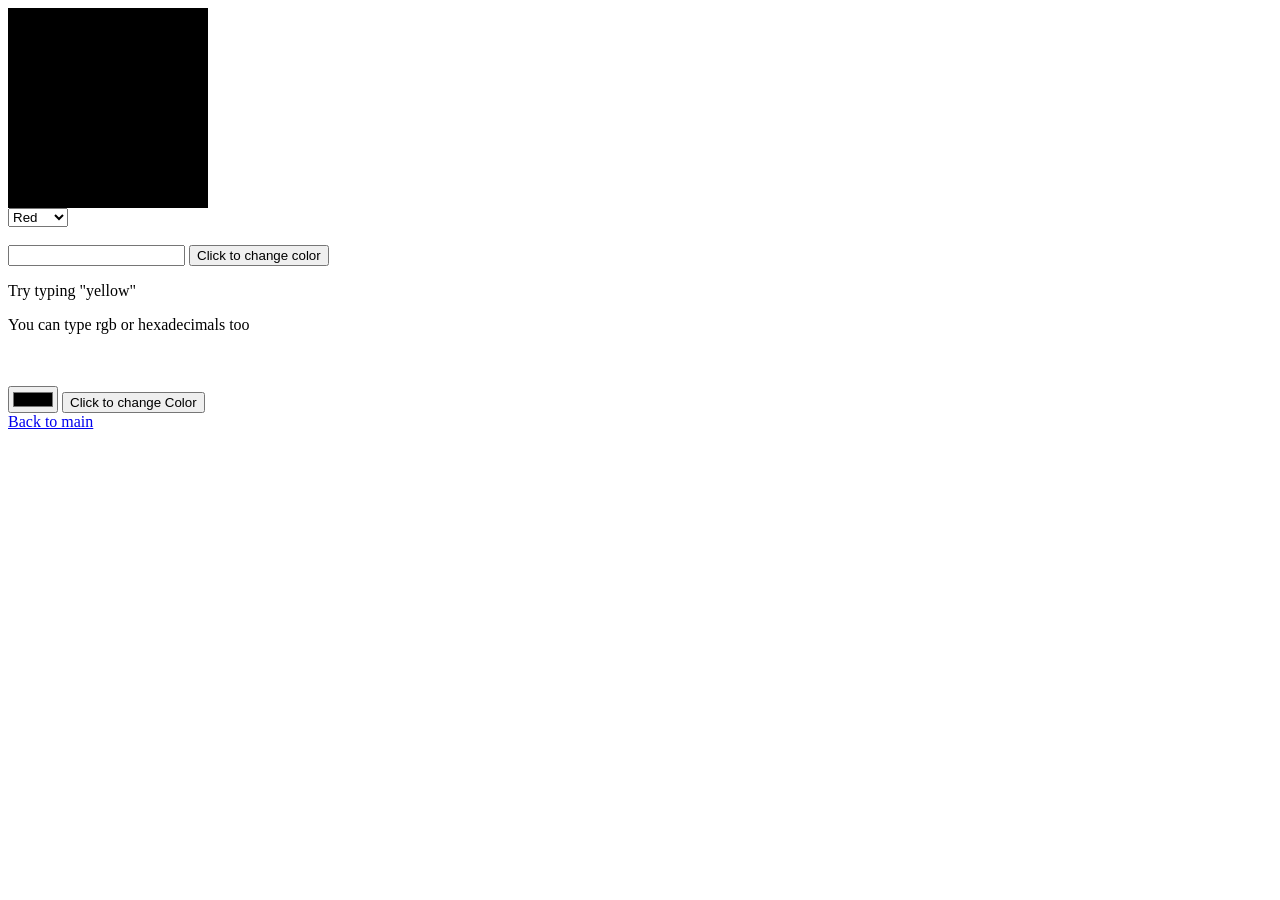
<file: color-app/index.html>
<!DOCTYPE html>
<html lang="en">
    <head>
        <meta charset="UTF-8">
        <meta name="viewport" content="width=device-width, initial-scale=1.0">
        <title>Color App</title>
        <link rel="stylesheet" href="style.css">
        <script src="main.js"></script>
    </head>


    <body>

        <!--div to create color box and for drop down menu-->
        <div id="box"></div>
        <select onchange="changeBackground(this)">
            <option value ="red">Red</option>
            <option value = "blue">Blue</option>
            <option value = "green">Green</option>
        </select>
        <!--end div-->


        <!--line breaks-->
        <br>
        <br>
        <!--end line breaks-->

            <!--text input box-->
            <input type="text" id="colorInputText">
            <input type="button" id = "colorButton" value="Click to change color" onclick = "changeColor()">
           
            <p>Try typing "yellow"</p>
            <p>You can type rgb or hexadecimals too</p>
            <!--end text input box-->
        
        <!--line breaks-->
        <br>
        <br>
        <!--end line breaks-->


        <!--color value selector-->
        <input type="color" id="colorInputColor">
        <input type="button" value="Click to change Color" onclick = changeColor2()>
        <!--end color value selector-->
        
        <br>
        <a href = https://limararyan.github.io>Back to main</a>

        <!--javascript-->
        <script>
            function changeColor(){
                let color = document.getElementById("colorInputText").value;
                var box = document.getElementById("box");
                box.style.backgroundColor = color;
}
            function changeColor2(){
                let color = document.getElementById("colorInputColor").value;
                var box = document.getElementById("box");
                box.style.backgroundColor = color;
}
        </script>
    </body>
</html>
</file>
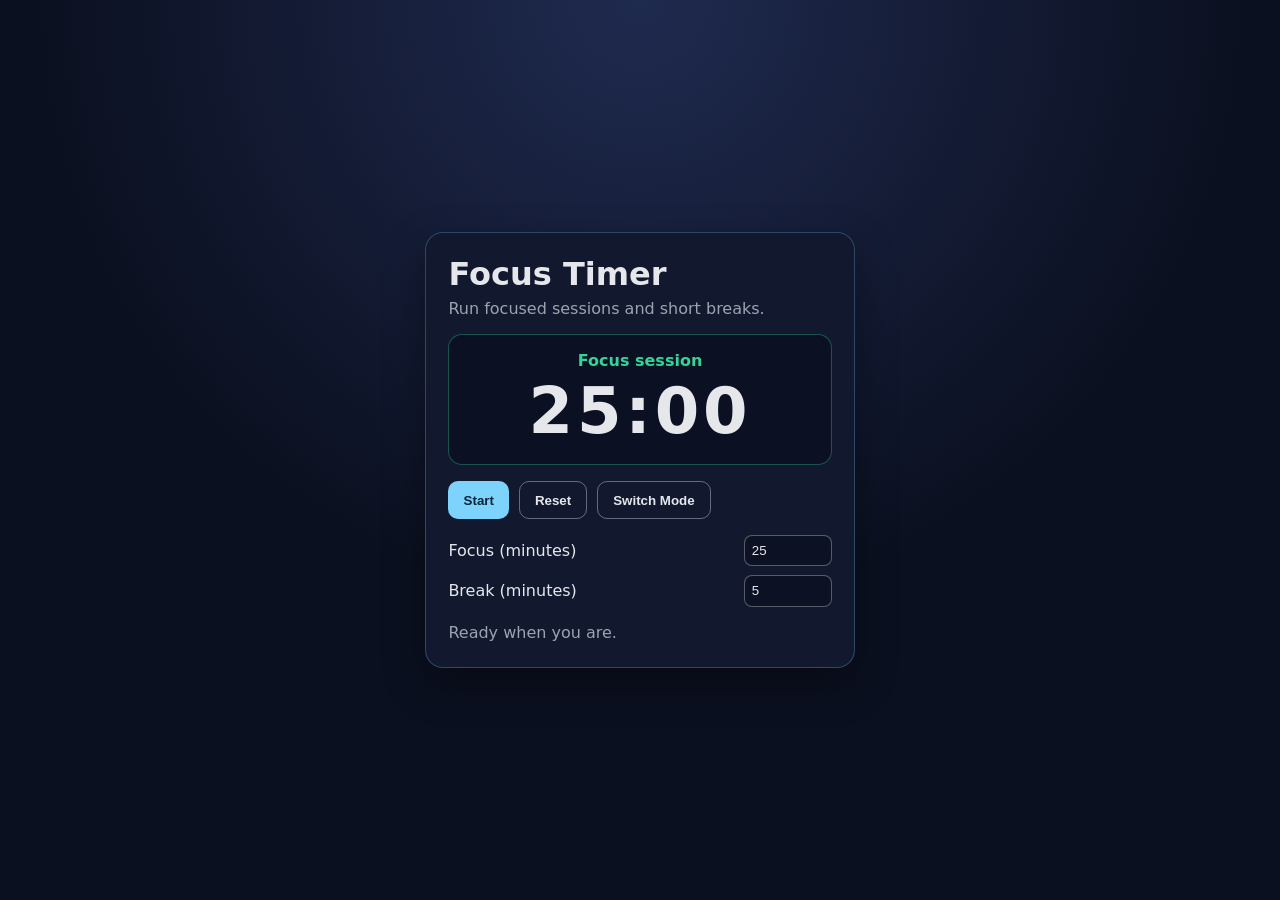
<file: focus-timer-app/index.html>
<!doctype html>
<html lang="en">
  <head>
    <meta charset="UTF-8" />
    <meta name="viewport" content="width=device-width, initial-scale=1.0" />
    <title>Focus Timer App</title>
    <link rel="stylesheet" href="style.css" />
  </head>
  <body>
    <main class="app">
      <h1>Focus Timer</h1>
      <p class="subtitle">Run focused sessions and short breaks.</p>

      <section class="timer-card" aria-live="polite">
        <p id="modeLabel" class="mode-label">Focus session</p>
        <p id="timeDisplay" class="time-display">25:00</p>
      </section>

      <section class="controls" aria-label="Timer controls">
        <button id="startPauseBtn">Start</button>
        <button id="resetBtn" class="secondary">Reset</button>
        <button id="switchBtn" class="secondary">Switch Mode</button>
      </section>

      <section class="settings" aria-label="Timer settings">
        <label for="focusInput">Focus (minutes)</label>
        <input id="focusInput" type="number" min="1" max="90" value="25" />

        <label for="breakInput">Break (minutes)</label>
        <input id="breakInput" type="number" min="1" max="30" value="5" />
      </section>

      <p id="statusMessage" class="status-message">Ready when you are.</p>
    </main>

    <script src="main.js"></script>
  </body>
</html>
</file>
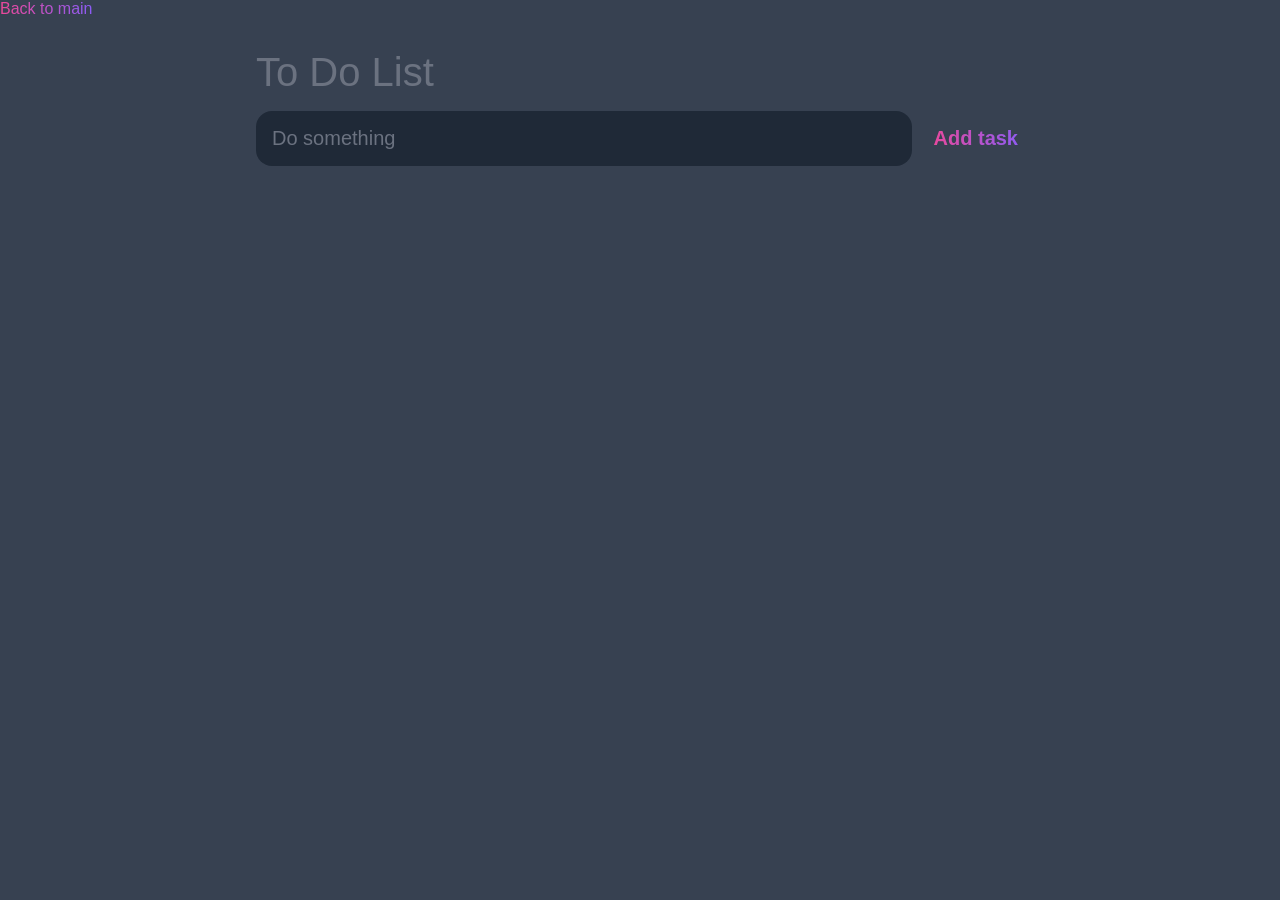
<file: todo-app/index.html>
<!DOCTYPE html>
<html lang="en">
<head>
    <p>
        <a id = "back-link" href = "https://limararyan.github.io">
            Back to main
        </a>
    </p>
    <meta charset="UTF-8">
    <meta http-equiv="X-UA-Compatible" content="IE=edge">
    <meta name="viewport" content="width=device-width, initial-scale=1.0">
    <link rel = "stylesheet" href = "style.css"/>
    <title>To Do List</title>
</head>


<body>
    <header>
        <h1>To Do List</h1>
        <form id = "new-task-form">
            <input
                type ="text"
                id = "new-task-input"
                placeholder = "Do something" />
            <input 
            type="submit"
            id = "new-task-submit" 
            value="Add task" />
        </form>
    </header>

    <main>
        <section class="task-list">
            <h2></h2>

            <div id="tasks">

                <!-- <div class="task">
                    <div class="content">
                        <input 
                            type="text" 
                            class="text"
                            value = "My shiny task"
                            readonly
                        />
                    </div>
                    <div class="actions">
                        <button class="edit">Edit</button>
                        <button class="delete">Delete</button>
                    </div>
                </div> -->

                


            </div>
        </section>
    </main>

    <script src = "main.js"></script>
</body>
</html>
</file>
<file: color-app/style.css>
#box {
    width: 200px;
    height: 200px;
    background-color: black;
}
</file>
<file: focus-timer-app/style.css>
:root {
  color-scheme: dark;
  --bg: #0b1020;
  --card: #151d36;
  --accent: #7dd3fc;
  --accent-2: #34d399;
  --text: #e5e7eb;
  --muted: #9ca3af;
}

* {
  box-sizing: border-box;
}

body {
  margin: 0;
  min-height: 100vh;
  display: grid;
  place-items: center;
  font-family: Inter, system-ui, -apple-system, Segoe UI, Roboto, sans-serif;
  background: radial-gradient(circle at top, #1f2a4f 0%, var(--bg) 55%);
  color: var(--text);
}

.app {
  width: min(90vw, 430px);
  background: color-mix(in oklab, var(--card), black 8%);
  border: 1px solid rgba(125, 211, 252, 0.25);
  border-radius: 18px;
  padding: 1.4rem;
  box-shadow: 0 16px 40px rgba(0, 0, 0, 0.35);
}

h1 {
  margin: 0;
}

.subtitle {
  margin: 0.4rem 0 1rem;
  color: var(--muted);
}

.timer-card {
  background: rgba(11, 16, 32, 0.8);
  border-radius: 14px;
  border: 1px solid rgba(52, 211, 153, 0.35);
  padding: 1rem;
  text-align: center;
}

.mode-label {
  margin: 0 0 0.25rem;
  color: var(--accent-2);
  font-weight: 600;
}

.time-display {
  margin: 0;
  font-size: clamp(2.4rem, 9vw, 4rem);
  font-weight: 700;
  letter-spacing: 0.06em;
}

.controls {
  margin: 1rem 0;
  display: flex;
  flex-wrap: wrap;
  gap: 0.6rem;
}

button {
  border: none;
  border-radius: 10px;
  padding: 0.65rem 0.95rem;
  font-weight: 600;
  cursor: pointer;
  background: var(--accent);
  color: #06253a;
}

button.secondary {
  background: transparent;
  color: var(--text);
  border: 1px solid rgba(229, 231, 235, 0.4);
}

.settings {
  display: grid;
  grid-template-columns: 1fr auto;
  gap: 0.55rem 0.75rem;
  align-items: center;
}

input[type='number'] {
  width: 88px;
  border-radius: 8px;
  border: 1px solid rgba(229, 231, 235, 0.35);
  background: rgba(11, 16, 32, 0.7);
  color: var(--text);
  padding: 0.45rem;
}

.status-message {
  margin: 1rem 0 0;
  color: var(--muted);
  min-height: 1.4em;
}
</file>
<file: todo-app/style.css>
:root {
	--dark: #374151;
	--darker: #1F2937;
	--darkest: #111827;
	--grey: #6B7280;
	--pink: #EC4899;
	--purple: #8B5CF6;
	--light: #EEE;
}

* {
	margin: 0;
	box-sizing: border-box;
	font-family: "Fira sans", sans-serif;
}

body {
	display: flex;
	flex-direction: column;
	min-height: 100vh;
	color: #FFF;
	background-color: var(--dark);
}

header {
	padding: 2rem 1rem;
	max-width: 800px;
	width: 100%;
	margin: 0 auto;
}

header h1{ 
	font-size: 2.5rem;
	font-weight: 300;
	color: var(--grey);
	margin-bottom: 1rem;
}

#new-task-form {
	display: flex;
}

input, button {
	appearance: none;
	border: none;
	outline: none;
	background: none;
}

#new-task-input {
	flex: 1 1 0%;
	background-color: var(--darker);
	padding: 1rem;
	border-radius: 1rem;
	margin-right: 1rem;
	color: var(--light);
	font-size: 1.25rem;
}

#new-task-input::placeholder {
	color: var(--grey);
}

#new-task-submit {
	color: var(--pink);
	font-size: 1.25rem;
	font-weight: 700;
	background-image: linear-gradient(to right, var(--pink), var(--purple));
	-webkit-background-clip: text;
	-webkit-text-fill-color: transparent;
	cursor: pointer;
	transition: 0.4s;
}

#new-task-submit:hover {
	opacity: 0.8;
}

#new-task-submit:active {
	opacity: 0.6;
}

main {
	flex: 1 1 0%;
	max-width: 800px;
	width: 100%;
	margin: 0 auto;
}

.task-list {
	padding: 1rem;
}

.task-list h2 {
	font-size: 1.5rem;
	font-weight: 300;
	color: var(--grey);
	margin-bottom: 1rem;
}

#tasks .task {
	display: flex;
	justify-content: space-between;
	background-color: var(--darkest);
	padding: 1rem;
	border-radius: 1rem;
	margin-bottom: 1rem;
}

.task .content {
	flex: 1 1 0%;
}

.task .content .text {
	color: var(--light);
	font-size: 1.125rem;
	width: 100%;
	display: block;
	transition: 0.4s;
}

.task .content .text:not(:read-only) {
	color: var(--pink);
}

.task .actions {
	display: flex;
	margin: 0 -0.5rem;
}

.task .actions button {
	cursor: pointer;
	margin: 0 0.5rem;
	font-size: 1.125rem;
	font-weight: 700;
	text-transform: uppercase;
	transition: 0.4s;
}

.task .actions button:hover {
	opacity: 0.8;
}

.task .actions button:active {
	opacity: 0.6;
}

.task .actions .edit {
	background-image: linear-gradient(to right, var(--pink), var(--purple));
	-webkit-background-clip: text;
	-webkit-text-fill-color: transparent;
}

.task .actions .delete {
	color: crimson;
}

#back-link{
	background-image: linear-gradient(to right, var(--pink), var(--purple));
	-webkit-background-clip: text;
	-webkit-text-fill-color: transparent;
}

/* #back-link:hover{
	color:blue;
} */
</file>
